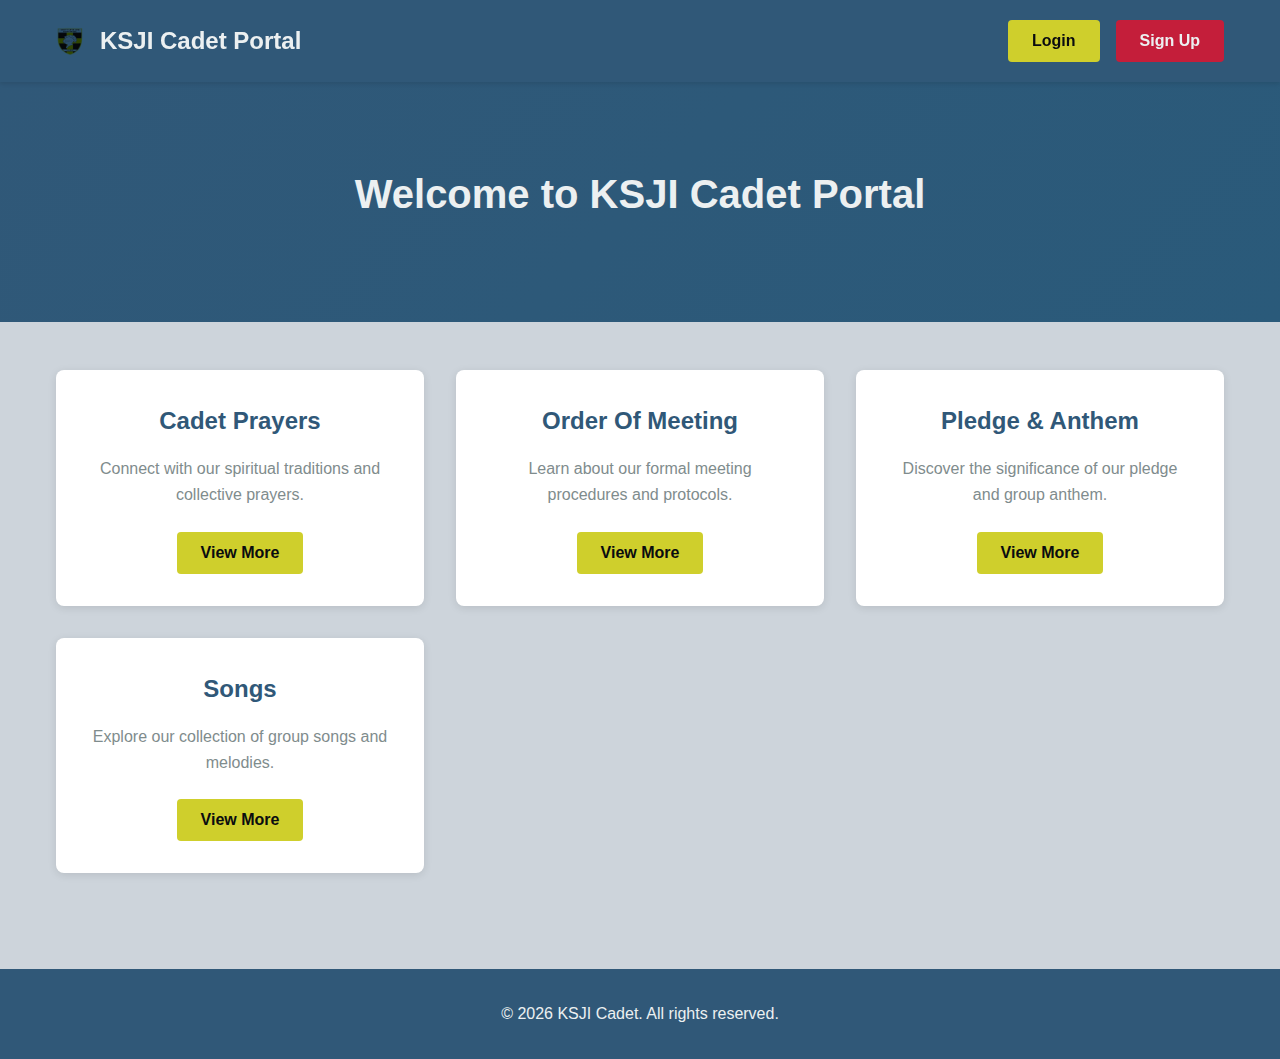
<file: index.html>
<!DOCTYPE html>
<html lang="en">
<head>
    <meta charset="UTF-8">
    <meta name="viewport" content="width=device-width, initial-scale=1.0">
    <title>KSJi Cadet Portal - Home</title>
    <link rel="stylesheet" href="css/style.css">
</head>
<body>
    <nav class="navbar">
        <div class="navbar-container">
            <div class="logo-section">
                <img src="images/logo.png" alt="KSJi Logo" class="logo">
                <span class="site-name">KSJI Cadet Portal</span>
            </div>
            <div class="nav-buttons">
                <button class="btn btn-secondary" id="loginBtn">Login</button>
                <button class="btn btn-primary" id="signupBtn">Sign Up</button>
            </div>
        </div>
    </nav>

    <main>
        <section class="hero">
            <div class="hero-content">
                <h1>Welcome to KSJI Cadet Portal</h1>
                <!-- <p class="motto">"Excellence in Character and Service"</p> -->
            </div>
        </section>

        <section class="content-sections">
            <div class="section-card">
                <h2>Cadet Prayers</h2>
                <p>Connect with our spiritual traditions and collective prayers.</p>
                <button class="btn btn-secondary" onclick="window.location.href='prayers.html'">View More</button>
            </div>

            <div class="section-card">
                <h2>Order Of Meeting</h2>
                <p>Learn about our formal meeting procedures and protocols.</p>
                <button class="btn btn-secondary" onclick="window.location.href='meeting.html'">View More</button>
            </div>

            <div class="section-card">
                <h2>Pledge & Anthem</h2>
                <p>Discover the significance of our pledge and group anthem.</p>
                <button class="btn btn-secondary" onclick="window.location.href='pledge.html'">View More</button>
            </div>

            <div class="section-card">
                <h2>Songs</h2>
                <p>Explore our collection of group songs and melodies.</p>
                <button class="btn btn-secondary" onclick="window.location.href='songs.html'">View More</button>
            </div>
        </section>
    </main>

    <footer class="footer">
        <div class="footer-content">
            <p>&copy; <span id="year"></span> KSJI Cadet. All rights reserved.</p>
            <script>
                document.getElementById('year').textContent = new Date().getFullYear();
            </script>
        </div>
    </footer>

    <div id="loginModal" class="modal">
        <div class="modal-content">
            <span class="close" onclick="closeLoginModal()">&times;</span>
            <h2>Login</h2>
            <form id="loginForm">
                <input type="email" placeholder="Email or ID" required>
                <input type="password" placeholder="Password" required>
                <button type="submit" class="btn btn-primary">Login</button>
                <p class="modal-text">Don't have an account? <a href="signup.html">Sign up here</a></p>
            

            </form>
        </div>
    </div>

    <script src="js/main.js"></script>
    <script src="js/auth.js"></script>
</body>
</html>
</file>
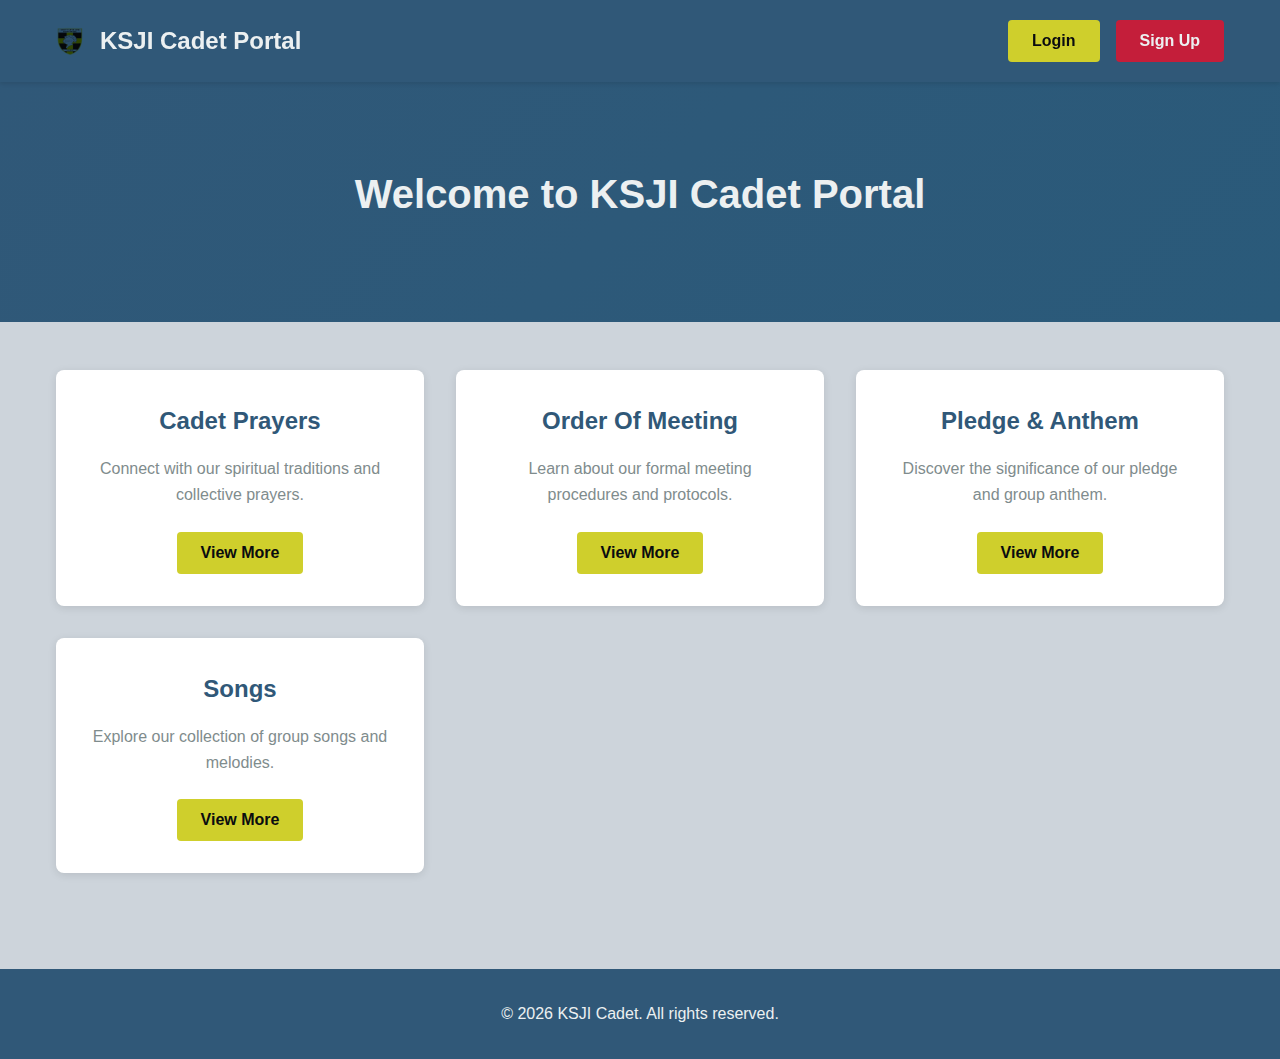
<file: admin.html>
<!DOCTYPE html>
<html lang="en">
<head>
    <meta charset="UTF-8">
    <meta name="viewport" content="width=device-width, initial-scale=1.0">
    <title>Admin Dashboard - KSJI Cadet Portal</title>
    <link rel="stylesheet" href="css/style.css">
    <!-- Admin-only inline CSS (light / "kinda white" palette) -->
    <style>
        /* Light admin palette (unchanged) */
        :root {
            --admin-bg-1: linear-gradient(180deg, #ffffff 0%, #f7f9fb 100%);
            --admin-card: #ffffff;
            --admin-accent: #94e646;
            --admin-accent-2: #6c5ce7;
            --admin-text: #0b1b2b;
            --admin-muted: #6b7280;
            --danger: #ef4444;
            --muted-border: #d2dce9;
            --soft-shadow: 0 6px 18px rgba(16,24,40,0.06);
        }

        /* Dark mode variables */
        .dark-mode {
            --admin-bg-1: linear-gradient(180deg, #1a1a1a 0%, #2d2d2d 100%);
            --admin-card: #2d3748;
            --admin-accent: #94e646;
            --admin-accent-2: #6c5ce7;
            --admin-text: #f7fafc;
            --admin-muted: #a0aec0;
            --danger: #fc8181;
            --muted-border: #4a5568;
            --soft-shadow: 0 6px 18px rgba(0,0,0,0.2);
        }

        /* Prevent any horizontal overflow from breaking header/footer */
        html, body { 
            box-sizing: border-box; 
            overflow-x: hidden; 
            margin: 0;
            padding: 0;
        }

        /* Page background */
        body {
            background: var(--admin-bg-1);
            color: var(--admin-text);
            font-family: Inter, system-ui, -apple-system, "Segoe UI", Roboto, "Helvetica Neue", Arial;
            transition: background-color 220ms ease, color 220ms ease;
            -webkit-font-smoothing:antialiased;
            -moz-osx-font-smoothing:grayscale;
            min-height: 100vh;
            display: flex;
            flex-direction: column;
        }

        /* Navbar (light) - responsive */
        .navbar {
            background: var(--admin-card);
            border-bottom: 1px solid var(--muted-border);
            box-shadow: var(--soft-shadow);
            padding: 0.6rem 1rem;
            width: 100%;
            position: relative;
            z-index: 50;
        }

        .navbar-container {
            max-width: 1120px;
            margin: 0 auto;
            padding: 0 1rem;
            display: flex;
            align-items: center;
            justify-content: space-between;
            gap: 1rem;
            flex-wrap: wrap;
            width: 100%;
            box-sizing: border-box;
        }

        /* ensure images can't overflow the header */
        .logo, .logo img { 
            max-width: 100%; 
            height: auto; 
            display: block; 
        }

        .logo-section {
            display:flex;
            align-items:center;
            gap:0.75rem;
            min-width: 0;
            flex: 1 1 auto;
            align-self: center;
        }

        /* limit logo and allow site-name to shrink */
        .logo {
            height: 40px;
            width: auto;
            max-width: 160px;
            flex: 0 0 auto;
        }

        .site-name {
            color: var(--admin-text);
            font-weight: 700;
            letter-spacing: 0.2px;
            font-size: 1.05rem;
            white-space: nowrap;
            overflow: hidden;
            text-overflow: ellipsis;
            flex: 1 1 auto;
            min-width: 0; /* allows truncation instead of overflow */
        }

        /* menu toggle (mobile) */
        .menu-toggle {
            display: none;
            background: transparent;
            border: none;
            font-size: 1.25rem;
            cursor: pointer;
            padding: 0.35rem;
            margin-left: 0.25rem;
            color: var(--admin-text);
        }

        .nav-buttons {
            display:flex;
            gap:0.6rem;
            align-items:center;
            flex: 0 0 auto;
            justify-content: flex-end;
        }

        .nav-buttons .btn {
            padding: 0.45rem 0.9rem;
            font-size: 0.95rem;
            white-space: nowrap;
        }

        /* Main content area */
        main {
            flex: 1;
            width: 100%;
        }

        /* Dashboard container */
        .dashboard-container {
            max-width: 1120px;
            margin: 1.6rem auto;
            padding: 1.4rem;
            gap: 1rem;
            box-sizing: border-box;
            width: 100%;
        }

        .dashboard-header h1 {
            margin: 0 0 0.2rem 0;
            color: var(--admin-text);
            font-size: 1.6rem;
        }
        .dashboard-header p {
            margin: 0 0 1rem 0;
            color: var(--admin-muted);
        }

        /* Cards (light) */
        .dashboard-card {
            background: var(--admin-card);
            border: 1px solid var(--muted-border);
            padding: 1.2rem;
            border-radius: 10px;
            margin-bottom: 1rem;
            box-shadow: var(--soft-shadow);
        }
        .dashboard-card.full-width { width: 100%; }

        /* Stats */
        .admin-stats {
            display: flex;
            gap: 1rem;
            margin: 0.6rem 0 1rem;
            flex-wrap: wrap;
        }
        .stat-card {
            flex: 1 1 180px;
            padding: 0.8rem;
            border-radius: 8px;
            background: var(--admin-card);
            border: 1px solid var(--muted-border);
            text-align: center;
        }
        .stat-number {
            font-size: 1.4rem;
            color: var(--admin-accent);
            margin: 0.4rem 0 0;
            font-weight: 700;
        }

        /* Table */
        .table-container {
            overflow: auto;
            width: 100%;
        }
        .members-table {
            width: 100%;
            border-collapse: collapse;
            min-width: 720px;
            color: var(--admin-text);
            background: transparent;
        }
        .members-table thead th {
            text-align: left;
            padding: 0.8rem 0.6rem;
            font-size: 0.9rem;
            color: var(--admin-text);
            border-bottom: 1px solid var(--muted-border);
            background: transparent;
        }
        .members-table tbody td {
            padding: 0.85rem 0.6rem;
            border-bottom: 1px solid var(--muted-border);
            vertical-align: middle;
            font-size: 0.95rem;
        }
        .members-table tbody tr:hover {
            background: rgba(11,110,246,0.04);
        }

        /* Buttons (light) */
        .btn {
            border: 1px solid var(--muted-border);
            background: var(--admin-card);
            color: var(--admin-text);
            padding: 0.45rem 0.8rem;
            border-radius: 8px;
            cursor: pointer;
            transition: transform 140ms ease, background 140ms ease, box-shadow 140ms ease;
            font-family: inherit;
            font-size: 0.9rem;
        }
        .btn:hover { 
            transform: translateY(-2px); 
            background: var(--admin-accent); 
            color: var(--admin-text);
            box-shadow: 0 6px 14px rgba(11,22,33,0.04); 
        }
        .btn-primary {
            background: var(--admin-text);
            border: none;
            color: var(--admin-card);
            font-weight: 700;
        }
        .btn-danger {
            background: linear-gradient(180deg, #ff8a8a, var(--danger));
            border: none;
            color: #fff;
        }
        .btn-secondary {
            background: var(--admin-card);
            border: 1px solid var(--muted-border);
            color: var(--admin-text);
        }
        .adminexit{
            box-shadow: 0 4px 8px -2px rgba(0,0,0,0.2);
            background: linear-gradient(180deg, #ff8a8a, var(--danger));
            color: white;
        }
        .exportdues{
            box-shadow: 0 4px 8px -2px rgba(0,0,0,0.2);
        }

        /* Form controls (light) */
        .search-box, select, input[type="text"] {
            background: var(--admin-card);
            border: 1px solid var(--muted-border);
            color: var(--admin-text);
            padding: 0.5rem 0.6rem;
            border-radius: 8px;
            min-width: 220px;
            box-shadow: 0 3px 8px rgba(16,24,40,0.02) inset;
            font-family: inherit;
            font-size: 0.9rem;
        }

        /* Admin controls */
        .admin-controls {
            margin-bottom: 1rem;
        }

        .search-section {
            display: flex;
            gap: 0.5rem;
            flex-wrap: wrap;
            align-items: center;
        }

        /* Small utilities */
        .actions-container { 
            display:flex; 
            gap:0.6rem; 
            flex-wrap:wrap; 
        }
        .dues-marking-section { 
            display:flex; 
            gap:0.6rem; 
            align-items:center; 
            flex-wrap:wrap; 
        }
        .form-group { 
            display: flex;
            flex-direction: column;
        }
        .form-group label { 
            display:block; 
            font-size:0.85rem; 
            color:var(--admin-muted); 
            margin-bottom:0.25rem; 
        }

        /* Footer responsive */
        .footer {
            margin-top: 2rem;
            padding: 1rem;
            color: var(--admin-muted);
            border-top: 1px solid var(--muted-border);
            background: var(--admin-card);
            width: 100%;
            box-sizing: border-box;
            text-align: center;
        }

        .footer-content {
            max-width: 1120px;
            margin: 0 auto;
            display:flex;
            align-items:center;
            text-align: center;
            justify-content:space-between;
            gap:1rem;
            padding: 0 0.25rem;
            box-sizing: border-box;
            place-content: center;  
            flex-wrap: wrap;
        }

        .footer-content p { 
            margin: 0;
        }

        /* Responsive specifics */
        @media (max-width: 768px) {
            .menu-toggle { 
                display: inline-block; 
            }

            /* Make logo row full width and push nav buttons below when collapsed */
            .logo-section {
                width: 100%;
                justify-content: space-between;
            }

            /* nav buttons collapse below the logo row and expand full width when opened */
            .nav-buttons {
                width: 100%;
                display: none; /* hidden by default on mobile */
                justify-content: center;
                margin-top: 0.6rem;
                gap: 0.5rem;
                padding-bottom: 0.4rem;
                box-sizing: border-box;
            }

            .nav-buttons.open {
                display: flex;
                flex-wrap: wrap;
            }

            /* Dashboard adjustments */
            .dashboard-container {
                padding: 1rem;
                margin: 1rem auto;
            }

            .dashboard-header h1 {
                font-size: 1.4rem;
            }

            /* Form controls */
            .search-box, select, input[type="text"] {
                min-width: 0;
                width: 100%;
            }

            .search-section {
                flex-direction: column;
                align-items: stretch;
            }

            /* Stats cards */
            .admin-stats { 
                flex-direction: column; 
            }
            .stat-card { 
                width: 100%; 
            }

            /* Table adjustments */
            .members-table { 
                min-width: 0; 
                font-size: 0.85rem;
            }
            
            .members-table thead th,
            .members-table tbody td {
                padding: 0.6rem 0.4rem;
            }

            /* Dues marking section */
            .dues-marking-section {
                flex-direction: column;
                align-items: stretch;
            }

            /* Footer adjustments */
            .footer {
                padding: 0.9rem;
            }
            .footer-content {
                flex-direction: column;
                align-items: center;
                gap: 0.4rem;
                text-align: center;
            }

            /* Button adjustments */
            .btn {
                width: 100%;
                text-align: center;
            }

            .actions-container {
                flex-direction: column;
            }
        }

        /* Medium screens */
        @media (min-width: 769px) and (max-width: 1024px) {
            .dashboard-container {
                padding: 1.2rem;
            }
            
            .members-table {
                min-width: 600px;
            }
        }
    </style>
</head>
<body>
    <nav class="navbar">
        <div class="navbar-container">
            <div class="logo-section">
                <a href="index.html" style="text-decoration: none; display: flex; align-items: center; gap: 1rem; min-width:0;">
                    <img src="images/logo.png" alt="KSJi Logo" class="logo">
                    <span class="site-name">KSJI Cadet Portal</span>
                </a>

                <!-- mobile menu toggle -->
                <button class="menu-toggle" aria-label="Toggle menu" onclick="toggleMenu()">☰</button>
            </div>

            <div class="nav-buttons" id="navButtons">
                <button class="btn btn-secondary adminexit" onclick="handleLogout()">Exit Admin</button>
            </div>
        </div>
    </nav>

    <main class="dashboard-container">
        <div class="dashboard-header">
            <h1>Admin Dashboard</h1>
            <p id="adminWelcome">Manage members and track dues payments</p>
        </div>

        <!-- Added dedicated section for marking dues payments with clear UX -->
        <div class="dashboard-card">
            <h3>Mark Dues as Paid</h3>
            <div class="dues-marking-section">
                <div class="form-group">
                    <label for="duesMemberSelect">Select Member:</label>
                    <select id="duesMemberSelect" class="search-box">
                        <option value="">Choose a member...</option>
                    </select>
                </div>
                <div class="form-group">
                    <label for="duesMonthSelect">Select Month:</label>
                    <select id="duesMonthSelect" class="search-box">
                        <option value="">Choose a month...</option>
                        <option value="1-2025">January 2025</option>
                        <option value="2-2025">February 2025</option>
                        <option value="3-2025">March 2025</option>
                        <option value="4-2025">April 2025</option>
                        <option value="5-2025">May 2025</option>
                        <option value="6-2025">June 2025</option>
                        <option value="7-2025">July 2025</option>
                        <option value="8-2025">August 2025</option>
                        <option value="9-2025">September 2025</option>
                        <option value="10-2025">October 2025</option>
                        <option value="11-2025">November 2025</option>
                        <option value="12-2025">December 2025</option>
                    </select>
                </div>
                <button class="btn btn-primary" onclick="markSelectedMemberPaid()">Mark as Paid</button>
            </div>
        </div>

        <div class="admin-controls">
            <div class="search-section">
                <input type="text" id="searchInput" placeholder="Search by member name or ID..." class="search-box">
                <button class="btn btn-secondary" onclick="performSearch()">Search</button>
            </div>
        </div>

        <div class="admin-stats">
            <div class="stat-card">
                <h4>Total Members</h4>
                <p id="totalMembers" class="stat-number">0</p>
            </div>
            <div class="stat-card">
                <h4>Total Dues Collected</h4>
                <p id="totalDues" class="stat-number">0</p>
            </div>
        </div>

        <div class="dashboard-card full-width">
            <h3>Member Management</h3>
            <div class="table-container">
                <table class="members-table">
                    <thead>
                        <tr>
                            <th>Name</th>
                            <th>Cadet ID</th>
                            <th>Email</th>
                            <th>Months Paid</th>
                            <th>Paid Months</th>
                            <th>Actions</th>
                        </tr>
                    </thead>
                    <tbody id="membersTableBody">
                        <tr>
                            <td colspan="6" style="text-align: center; padding: 2rem;">Loading members...</td>
                        </tr>
                    </tbody>
                </table>
            </div>
        </div>

        <div class="dashboard-card full-width">
            <h3>Quick Actions</h3>
            <div class="actions-container">
                <button class="btn btn-secondary exportdues" onclick="exportToCSV()">Export Dues Records</button>
                <button class="btn btn-secondary" onclick="toggleDarkMode()">Toggle Dark Mode</button>
            </div>
        </div>
    </main>

    <footer class="footer">
        <div class="footer-content">
            <p>&copy; <span id="year"></span> KSJI Cadet. All rights reserved.</p>
            <script>
                document.getElementById('year').textContent = new Date().getFullYear();
            </script>
        </div>
    </footer>

    <script src="js/auth.js"></script>
    <script>
        // mobile menu toggle
        function toggleMenu() {
            const nav = document.getElementById('navButtons');
            if (!nav) return;
            nav.classList.toggle('open');
        }

        let allMembers = [];

        document.addEventListener('DOMContentLoaded', function() {
            const user = getLoggedInUser();
            if (!user || !user.isAdminSession) {
                window.location.href = 'index.html';
                return;
            }

            loadMembers();
            updateStats();
            populateMemberSelect();
            
            // Add event listener for Enter key in search
            document.getElementById('searchInput').addEventListener('keypress', function(e) {
                if (e.key === 'Enter') {
                    performSearch();
                }
            });
        });

        function loadMembers(searchTerm = '') {
            const users = getUsersFromStorage();
            allMembers = users.filter(u => u.role === 'member');
            
            let filteredMembers = allMembers;
            if (searchTerm) {
                filteredMembers = allMembers.filter(m => 
                    m.name.toLowerCase().includes(searchTerm.toLowerCase()) || 
                    m.id.toLowerCase().includes(searchTerm.toLowerCase())
                );
            }

            const tableBody = document.getElementById('membersTableBody');
            if (filteredMembers.length === 0) {
                tableBody.innerHTML = '<tr><td colspan="6" style="text-align: center; padding: 2rem;">No members found</td></tr>';
                return;
            }

            tableBody.innerHTML = '';
            filteredMembers.forEach(member => {
                const row = document.createElement('tr');
                const paidMonths = member.duesPaid && member.duesPaid.length > 0 
                    ? member.duesPaid.map(m => m.split('-')[0]).join(', ')
                    : 'None';
                
                row.innerHTML = `
                    <td>${member.name}</td>
                    <td>${member.id}</td>
                    <td>${member.email}</td>
                    <td>${member.duesPaid ? member.duesPaid.length : 0}</td>
                    <td style="font-size: 0.9rem; color: var(--admin-muted);">Month(s): ${paidMonths}</td>
                    <td>
                        <button class="btn btn-danger" onclick="deleteMember('${member.id}')">Delete</button>
                    </td>
                `;
                tableBody.appendChild(row);
            });
        }

        function performSearch() {
            const searchTerm = document.getElementById('searchInput').value;
            loadMembers(searchTerm);
        }

        function deleteMember(memberId) {
            if (confirm('Are you sure you want to delete this member? This action cannot be undone.')) {
                const users = getUsersFromStorage();
                const filteredUsers = users.filter(u => u.id !== memberId);
                saveUsersToStorage(filteredUsers);
                loadMembers();
                updateStats();
                populateMemberSelect();
            }
        }

        function updateStats() {
            const users = getUsersFromStorage();
            const members = users.filter(u => u.role === 'member');
            const totalDuesPayments = members.reduce((sum, m) => sum + (m.duesPaid ? m.duesPaid.length : 0), 0);

            document.getElementById('totalMembers').textContent = members.length;
            document.getElementById('totalDues').textContent = totalDuesPayments + ' months';
        }

        function exportToCSV() {
            const users = getUsersFromStorage();
            const members = users.filter(u => u.role === 'member');

            let csvContent = 'data:text/csv;charset=utf-8,';
            csvContent += 'Name,Cadet ID,Email,Months Paid,Paid Months\n';

            members.forEach(member => {
                const paidMonths = member.duesPaid && member.duesPaid.length > 0 
                    ? member.duesPaid.join('; ')
                    : 'None';
                csvContent += `"${member.name}","${member.id}","${member.email}",${member.duesPaid ? member.duesPaid.length : 0},"${paidMonths}"\n`;
            });

            const encodedUri = encodeURI(csvContent);
            const link = document.createElement('a');
            link.setAttribute('href', encodedUri);
            link.setAttribute('download', `ksji_dues_records_${new Date().toISOString().split('T')[0]}.csv`);
            document.body.appendChild(link);
            link.click();
            document.body.removeChild(link);
        }

        function toggleDarkMode() {
            document.body.classList.toggle('dark-mode');
            localStorage.setItem('darkMode', document.body.classList.contains('dark-mode'));
        }

        function handleLogout() {
            logoutUser();
        }

        // Load dark mode preference
        if (localStorage.getItem('darkMode') === 'true') {
            document.body.classList.add('dark-mode');
        }

        function populateMemberSelect() {
            const users = getUsersFromStorage();
            const members = users.filter(u => u.role === 'member');
            const memberSelect = document.getElementById('duesMemberSelect');
            
            memberSelect.innerHTML = '<option value="">Choose a member...</option>';
            members.forEach(member => {
                const option = document.createElement('option');
                option.value = member.id;
                option.textContent = `${member.name} (${member.id})`;
                memberSelect.appendChild(option);
            });
        }

        function markSelectedMemberPaid() {
            const memberId = document.getElementById('duesMemberSelect').value;
            const selectedMonth = document.getElementById('duesMonthSelect').value;
            
            console.log('[v0] Mark Paid clicked - Member:', memberId, 'Month:', selectedMonth);
            
            if (!memberId) {
                alert('Please select a member');
                return;
            }
            
            if (!selectedMonth) {
                alert('Please select a month');
                return;
            }

            const result = updateMemberDuesPaid(memberId, selectedMonth);
            console.log('[v0] Update result:', result);
            
            if (result.success) {
                const memberName = result.user.name;
                const monthName = document.querySelector(`option[value="${selectedMonth}"]`).textContent;
                alert(`✓ Dues marked as paid for ${memberName} - ${monthName}`);
                loadMembers();
                updateStats();
                populateMemberSelect();
                document.getElementById('duesMemberSelect').value = '';
                document.getElementById('duesMonthSelect').value = '';
            } else {
                alert('Error: ' + result.message);
            }
        }
    </script>
</body>
</html>
</file>
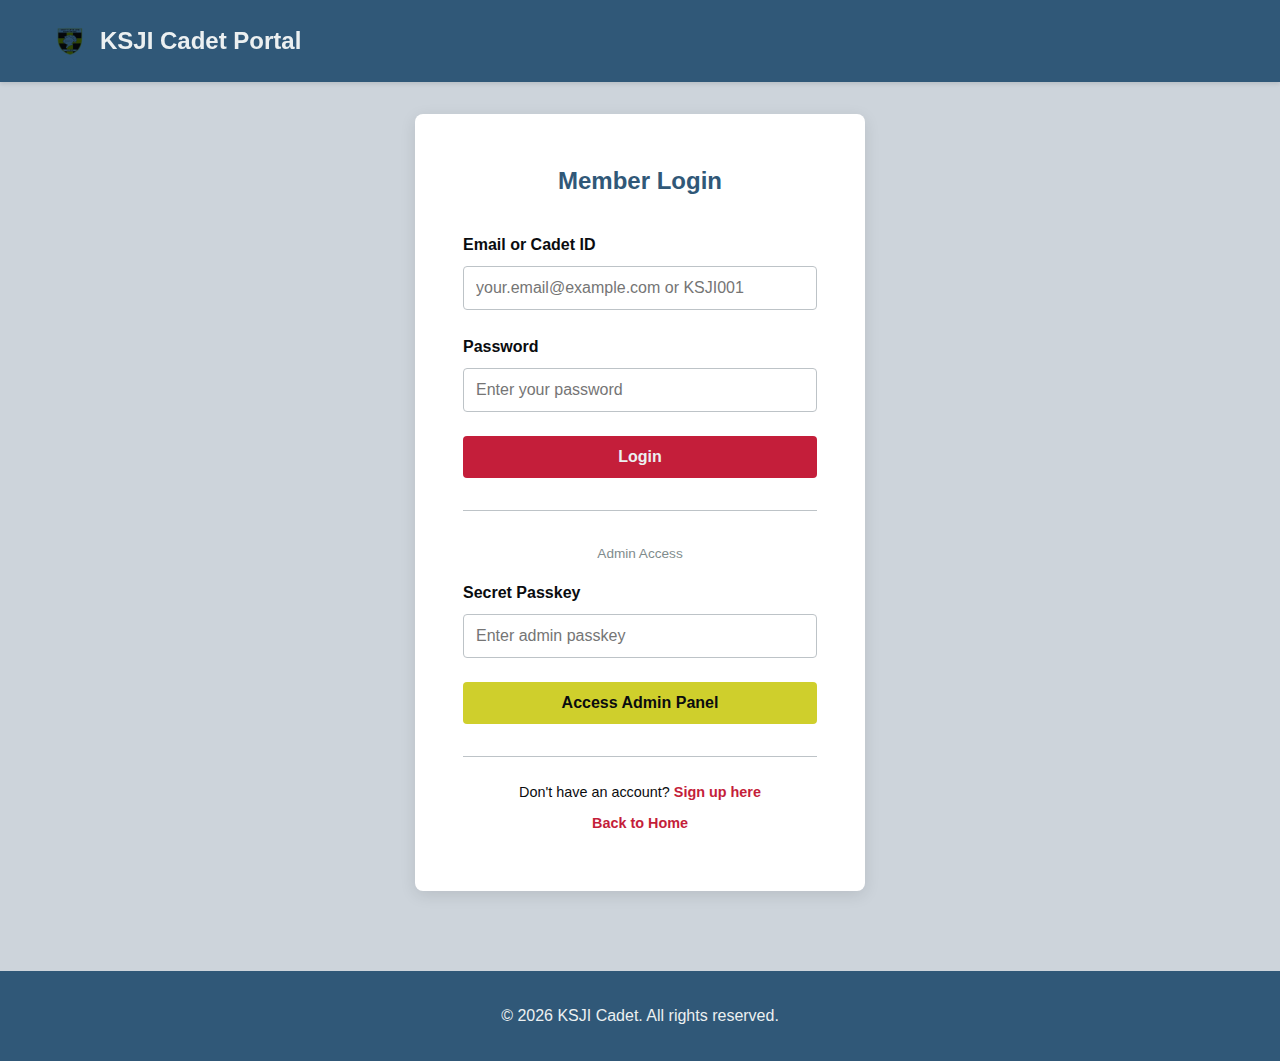
<file: dashboard.html>
<!DOCTYPE html>
<html lang="en">
<head>
    <meta charset="UTF-8">
    <meta name="viewport" content="width=device-width, initial-scale=1.0">
    <title>Member Dashboard - KSJI Cadet Portal</title>
    <link rel="stylesheet" href="css/style.css">
</head>
<body>
    <nav class="navbar">
        <div class="navbar-container">
            <div class="logo-section">
                <a href="index.html" style="text-decoration: none; display: flex; align-items: center; gap: 1rem;">
                    <img src="images/logo.png" alt="KSJi Logo" class="logo">
                    <span class="site-name">KSJI Cadet Portal</span>
                </a>
            </div>
            <div class="nav-buttons">
                <button class="btn btn-secondary" onclick="handleLogout()">Logout</button>
            </div>
        </div>
    </nav>

    <main class="dashboard-container">
        <div class="dashboard-header">
            <h1>Dashboard</h1>
            <p id="welcomeMessage">Welcome, Member!</p>
        </div>

        <div class="dashboard-grid">
            <div class="dashboard-card">
                <h3>Member Information</h3>
                <div class="info-block">
                    <p><strong>Name:</strong> <span id="memberName">Loading...</span></p>
                    <p><strong>Cadet ID:</strong> <span id="memberId">Loading...</span></p>
                    <p><strong>Email:</strong> <span id="memberEmail">Loading...</span></p>
                </div>
            </div>

            <div class="dashboard-card">
                <h3>Dues Status</h3>
                <div class="info-block">
                    <p><strong>Months Paid:</strong> <span id="duesPaid">0</span></p>
                    <p class="info-text">Current membership status is up to date based on payments recorded.</p>
                </div>
            </div>
        </div>

        <!-- Added monthly dues tracker showing which specific months were paid -->
        <div class="dashboard-card full-width">
            <h3>Monthly Dues Tracker</h3>
            <div id="monthlyTracker" style="display: flex; flex-wrap: wrap; gap: 0.5rem; margin-bottom: 1rem;">
                <!-- Months will be populated here -->
            </div>
            <p style="color: #7f8c8d; font-size: 0.9rem;">
                <span style="display: inline-block; width: 16px; height: 16px; background-color: var(--secondary-color); border-radius: 3px; margin-right: 0.5rem; vertical-align: middle;"></span>
                Paid &nbsp;&nbsp;
                <span style="display: inline-block; width: 16px; height: 16px; background-color: #e8e8e8; border: 1px solid #ccc; border-radius: 3px; margin-right: 0.5rem; vertical-align: middle;"></span>
                Unpaid
            </p>
        </div>

        <div class="dashboard-card full-width">
            <h3>Quick Actions</h3>
            <div class="actions-container">
                <button class="btn btn-secondary" onclick="goToPage('prayers.html')">View Prayers</button>
                <button class="btn btn-secondary" onclick="goToPage('meeting.html')">View Meeting Rites</button>
                <button class="btn btn-secondary" onclick="goToPage('songs.html')">View Songs</button>
                <button class="btn btn-secondary" onclick="handleUpdateProfile()">Update Profile</button>
            </div>
        </div>
    </main>

    <footer class="footer">
        <div class="footer-content">
            <p>&copy; <span id="year"></span> KSJI Cadet. All rights reserved.</p>
            <script>
                document.getElementById('year').textContent = new Date().getFullYear();
            </script>
        </div>
    </footer>

    <div id="updateProfileModal" class="modal">
        <div class="modal-content">
            <span class="close" onclick="closeUpdateModal()">&times;</span>
            <h2>Update Profile</h2>
            <form id="updateProfileForm">
                <div class="form-group">
                    <label for="updateName">Full Name</label>
                    <input type="text" id="updateName" required>
                </div>

                <div class="form-group">
                    <label for="updateEmail">Email</label>
                    <input type="email" id="updateEmail" required>
                </div>

                <button type="submit" class="btn btn-primary" style="width: 100%;">Save Changes</button>
            </form>
        </div>
    </div>

    <script src="js/auth.js"></script>
    <script>
        document.addEventListener('DOMContentLoaded', function() {
            const user = getLoggedInUser();
            if (!user) {
                window.location.href = 'login.html';
                return;
            }

            // Populate member info
            document.getElementById('memberName').textContent = user.name;
            document.getElementById('memberId').textContent = user.id;
            document.getElementById('memberEmail').textContent = user.email;
            
            const monthsPaid = user.duesPaid ? user.duesPaid.length : 0;
            document.getElementById('duesPaid').textContent = monthsPaid;
            document.getElementById('welcomeMessage').textContent = 'Welcome Brother, ' + user.name + '!';

            renderMonthlyTracker(user);
        });

        function renderMonthlyTracker(user) {
            const months = ['Jan', 'Feb', 'Mar', 'Apr', 'May', 'Jun', 'Jul', 'Aug', 'Sep', 'Oct', 'Nov', 'Dec'];
            const currentYear = new Date().getFullYear();
            const currentMonth = new Date().getMonth();

            const trackerContainer = document.getElementById('monthlyTracker');
            trackerContainer.innerHTML = '';

            for (let i = 0; i <= currentMonth; i++) {
                const monthKey = `${i + 1}-${currentYear}`;
                const isPaid = user.duesPaid && user.duesPaid.includes(monthKey);

                const monthBtn = document.createElement('div');
                monthBtn.style.cssText = `
                    display: inline-flex;
                    align-items: center;
                    justify-content: center;
                    width: 40px;
                    height: 40px;
                    background-color: ${isPaid ? 'var(--secondary-color)' : '#e8e8e8'};
                    color: ${isPaid ? 'white' : '#666'};
                    border-radius: 4px;
                    font-weight: 600;
                    font-size: 0.75rem;
                    cursor: default;
                    border: 1px solid ${isPaid ? 'var(--secondary-color)' : '#ccc'};
                `;
                monthBtn.textContent = months[i];
                monthBtn.title = `${months[i]} ${currentYear} - ${isPaid ? 'PAID' : 'UNPAID'}`;
                trackerContainer.appendChild(monthBtn);
            }
        }

        function handleLogout() {
            logoutUser();
        }

        function handleUpdateProfile() {
            const user = getLoggedInUser();
            document.getElementById('updateName').value = user.name;
            document.getElementById('updateEmail').value = user.email;
            document.getElementById('updateProfileModal').style.display = 'block';
        }

        function closeUpdateModal() {
            document.getElementById('updateProfileModal').style.display = 'none';
        }

        function goToPage(page) {
            window.location.href = page;
        }

        document.getElementById('updateProfileForm').addEventListener('submit', function(e) {
            e.preventDefault();
            const user = getLoggedInUser();
            const users = getUsersFromStorage();
            const userIndex = users.findIndex(u => u.id === user.id);

            if (userIndex !== -1) {
                users[userIndex].name = document.getElementById('updateName').value;
                users[userIndex].email = document.getElementById('updateEmail').value;
                saveUsersToStorage(users);
                localStorage.setItem('loggedInUser', JSON.stringify(users[userIndex]));
                closeUpdateModal();
                location.reload();
            }
        });

        window.addEventListener('click', function(event) {
            const modal = document.getElementById('updateProfileModal');
            if (event.target == modal) {
                modal.style.display = 'none';
            }
        });
    </script>
</body>
</html>
</file>
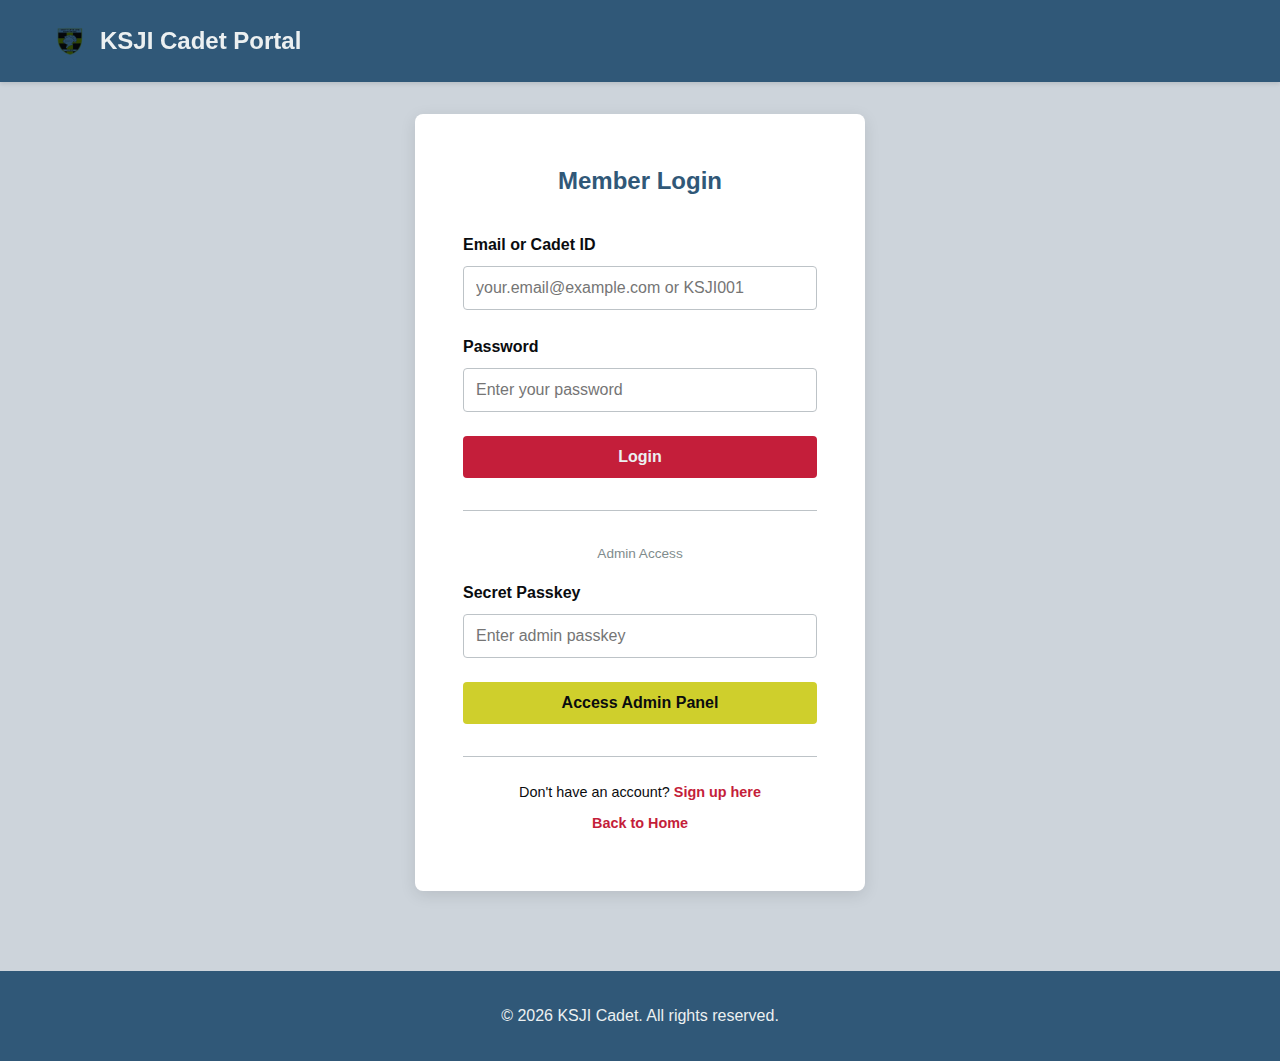
<file: login.html>
<!DOCTYPE html>
<html lang="en">
<head>
    <meta charset="UTF-8">
    <meta name="viewport" content="width=device-width, initial-scale=1.0">
    <title>Login - KSJI Cadets</title>
    <link rel="stylesheet" href="css/style.css">
</head>
<body>
    <nav class="navbar">
        <div class="navbar-container">
            <div class="logo-section">
                <a href="index.html" style="text-decoration: none; display: flex; align-items: center; gap: 1rem;">
                    <img src="images/logo.png" alt="KSJi Logo" class="logo">
                    <span class="site-name">KSJI Cadet Portal</span>
                </a>
            </div>
        </div>
    </nav>

    <main class="auth-container">
        <div class="auth-card">
            <h2>Member Login</h2>
            <form id="loginForm">
                <div class="form-group">
                    <label for="email">Email or Cadet ID</label>
                    <input type="text" id="email" name="email" placeholder="your.email@example.com or KSJI001" required>
                </div>

                <div class="form-group">
                    <label for="password">Password</label>
                    <input type="password" id="password" name="password" placeholder="Enter your password" required>
                </div>

                <button type="submit" class="btn btn-primary" style="width: 100%;">Login</button>
            </form>

            <!-- Added admin access section with secret passkey -->
            <div style="margin-top: 2rem; padding-top: 2rem; border-top: 1px solid var(--border-color);">
                <div style="text-align: center; margin-bottom: 1rem;">
                    <p style="color: #7f8c8d; font-size: 0.85rem;">Admin Access</p>
                </div>
                <div class="form-group">
                    <label for="adminPasskey">Secret Passkey</label>
                    <input type="password" id="adminPasskey" placeholder="Enter admin passkey" name="adminPasskey">
                </div>
                <button type="button" class="btn btn-secondary" onclick="handleAdminLogin()" style="width: 100%;">Access Admin Panel</button>
            </div>

            <div class="auth-footer">
                <p>Don't have an account? <a href="signup.html">Sign up here</a></p>
                <p><a href="index.html">Back to Home</a></p>
            </div>
        </div>
    </main>

    <footer class="footer">
        <div class="footer-content">
            <p>&copy; <span id="year"></span> KSJI Cadet. All rights reserved.</p>
            <script>
                document.getElementById('year').textContent = new Date().getFullYear();
            </script>
        </div>
    </footer>

    <script src="js/auth.js"></script>
    <script>
        document.getElementById('loginForm').addEventListener('submit', function(e) {
            e.preventDefault();
            const email = document.getElementById('email').value;
            const password = document.getElementById('password').value;

            const result = loginUser(email, password);
            if (result.success) {
                window.location.href = 'dashboard.html';
            } else {
                alert(result.message);
            }
        });

        function handleAdminLogin() {
            const passkey = document.getElementById('adminPasskey').value;
            
            if (!passkey) {
                alert('Please enter the admin passkey');
                return;
            }

            const result = loginAsAdmin(passkey);
            if (result.success) {
                window.location.href = 'admin.html';
            } else {
                alert(result.message);
                document.getElementById('adminPasskey').value = '';
            }
        }
    </script>
</body>
</html>
</file>
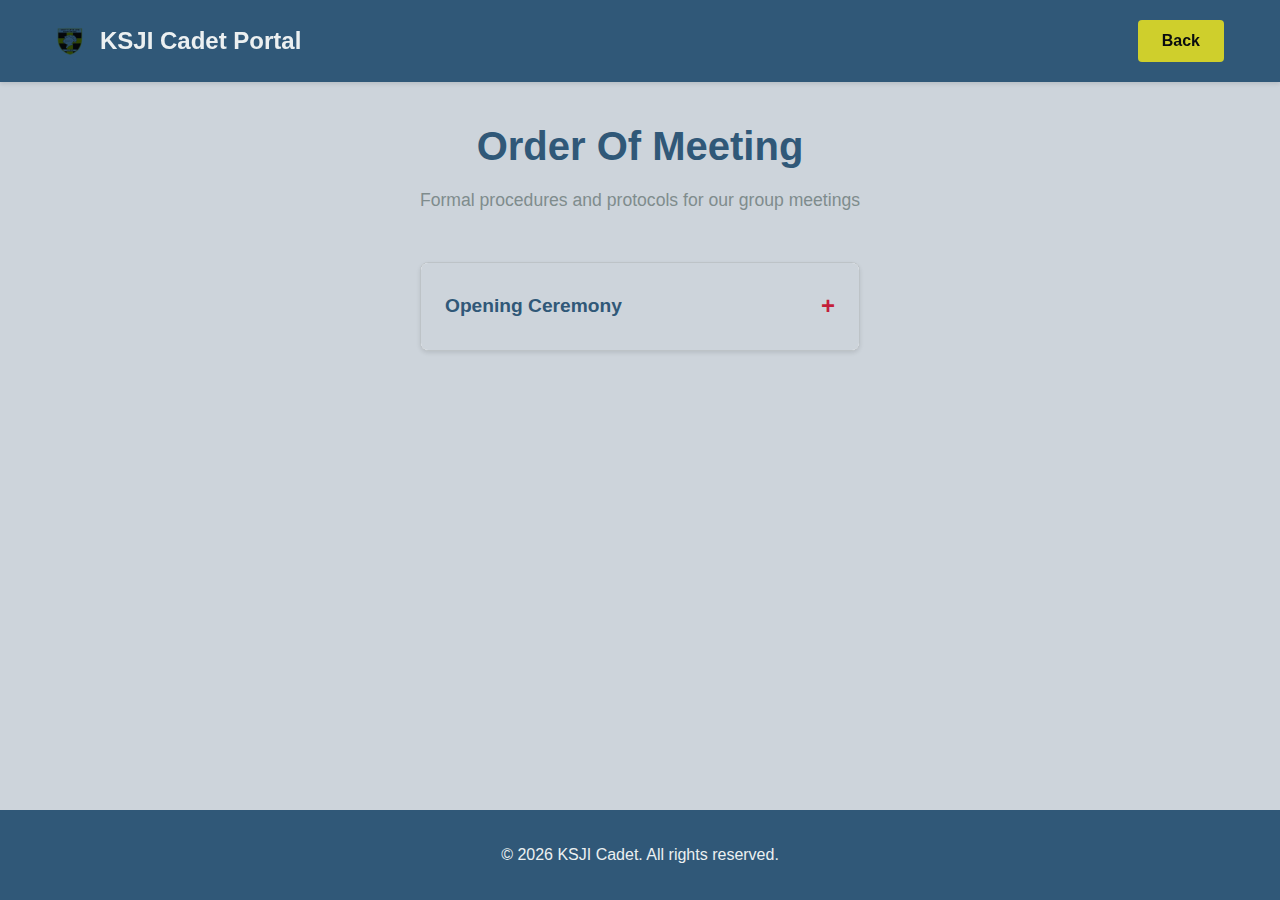
<file: meeting.html>
<!DOCTYPE html>
<html lang="en">
<head>
    <meta charset="UTF-8">
    <meta name="viewport" content="width=device-width, initial-scale=1.0">
    <title>Meeting Rites - KSJI Cadet Portal</title>
    <link rel="stylesheet" href="css/style.css">
</head>
<body>
    <nav class="navbar">
        <div class="navbar-container">
            <div class="logo-section">
                <a href="index.html" style="text-decoration: none; display: flex; align-items: center; gap: 1rem;">
                    <img src="images/logo.png" alt="KSJi Logo" class="logo">
                    <span class="site-name">KSJI Cadet Portal</span>
                </a>
            </div>
            <div class="nav-buttons">
                <button class="btn btn-secondary" onclick="window.history.back()">Back</button>
            </div>
        </div>
    </nav>

    <main class="content-container">
        <div class="content-header">
            <h1>Order Of Meeting</h1>
            <p>Formal procedures and protocols for our group meetings</p>
        </div>

        <div id="meetingContainer" class="collapsible-container">
            <!-- Meeting rites will be loaded here -->
        </div>
    </main>

    <footer class="footer">
        <div class="footer-content">
            <p>&copy; <span id="year"></span> KSJI Cadet. All rights reserved.</p>
            <script>
                document.getElementById('year').textContent = new Date().getFullYear();
            </script>
        </div>
    </footer>

    <script>
        document.addEventListener('DOMContentLoaded', function() {
            loadMeetingRites();
        });

        function loadMeetingRites() {
            fetch('data/meeting.json')
                .then(response => response.json())
                .then(data => {
                    const container = document.getElementById('meetingContainer');
                    container.innerHTML = '';
                    
                    data.rites.forEach(rite => {
                        const riteItem = document.createElement('div');
                        riteItem.className = 'collapsible-item';
                        
                        let stepsHTML = '';
                        if (rite.steps && Array.isArray(rite.steps)) {
                            stepsHTML = '<ol style="margin: 1rem 0 0 1.5rem;">';
                            rite.steps.forEach(step => {
                                stepsHTML += `<li style="margin-bottom: 0.5rem;">${step}</li>`;
                            });
                            stepsHTML += '</ol>';
                        }
                        
                        riteItem.innerHTML = `
                            <div class="collapsible-header" onclick="toggleCollapsible(this)">
                                <h3>${rite.title}</h3>
                                <span class="toggle-icon">+</span>
                            </div>
                            <div class="collapsible-content">
                                <p>${rite.description}</p>
                                ${stepsHTML}
                            </div>
                        `;
                        container.appendChild(riteItem);
                    });
                })
                .catch(error => console.error('Error loading meeting rites:', error));
        }

        function toggleCollapsible(header) {
            const item = header.parentElement;
            item.classList.toggle('active');
            
            const icon = header.querySelector('.toggle-icon');
            icon.textContent = item.classList.contains('active') ? '−' : '+';
        }
    </script>
</body>
</html>
</file>
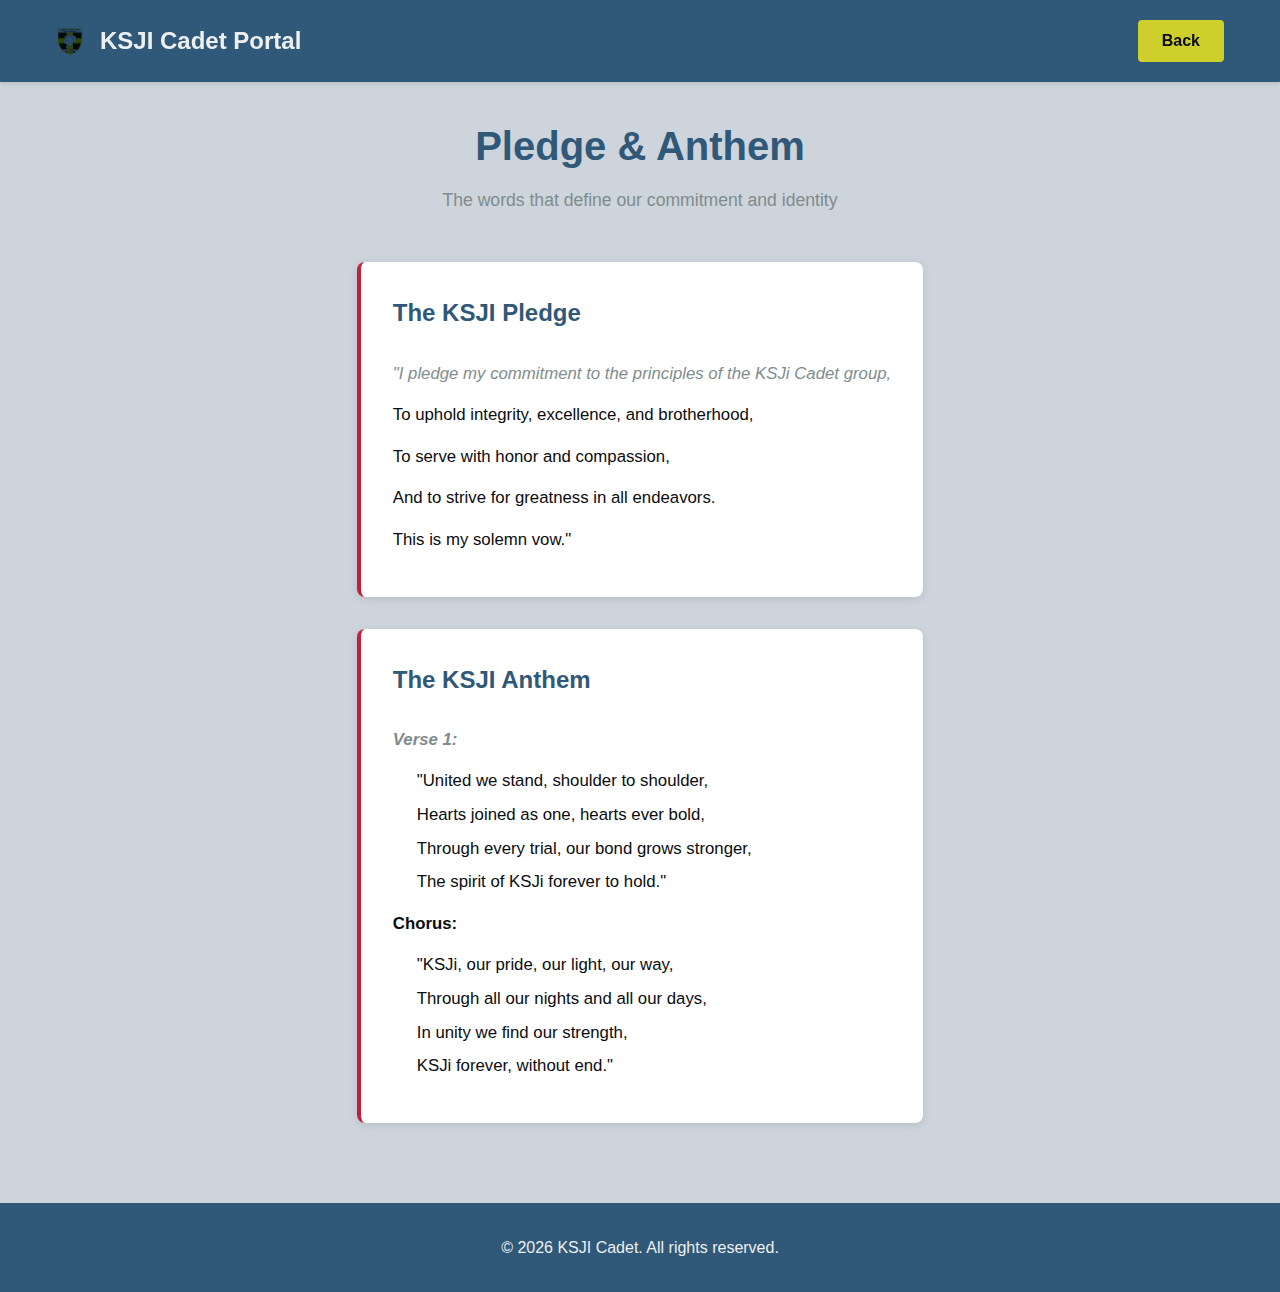
<file: pledge.html>
<!DOCTYPE html>
<html lang="en">
<head>
    <meta charset="UTF-8">
    <meta name="viewport" content="width=device-width, initial-scale=1.0">
    <title>Pledge & Anthem - KSJI Cadet Portal</title>
    <link rel="stylesheet" href="css/style.css">
</head>
<body>
    <nav class="navbar">
        <div class="navbar-container">
            <div class="logo-section">
                <a href="index.html" style="text-decoration: none; display: flex; align-items: center; gap: 1rem;">
                    <img src="images/logo.png" alt="KSJi Logo" class="logo">
                    <span class="site-name">KSJI Cadet Portal</span>
                </a>
            </div>
            <div class="nav-buttons">
                <button class="btn btn-secondary" onclick="window.history.back()">Back</button>
            </div>
        </div>
    </nav>

    <main class="content-container">
        <div class="content-header">
            <h1>Pledge & Anthem</h1>
            <p>The words that define our commitment and identity</p>
        </div>

        <div class="pledge-content">
            <div class="pledge-card">
                <h2>The KSJI Pledge</h2>
                <div class="pledge-text">
                    <p>"I pledge my commitment to the principles of the KSJi Cadet group,</p>
                    <p>To uphold integrity, excellence, and brotherhood,</p>
                    <p>To serve with honor and compassion,</p>
                    <p>And to strive for greatness in all endeavors.</p>
                    <p>This is my solemn vow."</p>
                </div>
            </div>

            <div class="pledge-card">
                <h2>The KSJI Anthem</h2>
                <div class="anthem-text">
                    <p><strong>Verse 1:</strong></p>
                    <p style="margin-left: 1.5rem;">"United we stand, shoulder to shoulder,<br/>
                    Hearts joined as one, hearts ever bold,<br/>
                    Through every trial, our bond grows stronger,<br/>
                    The spirit of KSJi forever to hold."</p>
                    
                    <p><strong>Chorus:</strong></p>
                    <p style="margin-left: 1.5rem;">"KSJi, our pride, our light, our way,<br/>
                    Through all our nights and all our days,<br/>
                    In unity we find our strength,<br/>
                    KSJi forever, without end."</p>
                </div>
            </div>
        </div>
    </main>

    <footer class="footer">
        <div class="footer-content">
            <p>&copy; <span id="year"></span> KSJI Cadet. All rights reserved.</p>
            <script>
                document.getElementById('year').textContent = new Date().getFullYear();
            </script>
        </div>
    </footer>
</body>
</html>
</file>
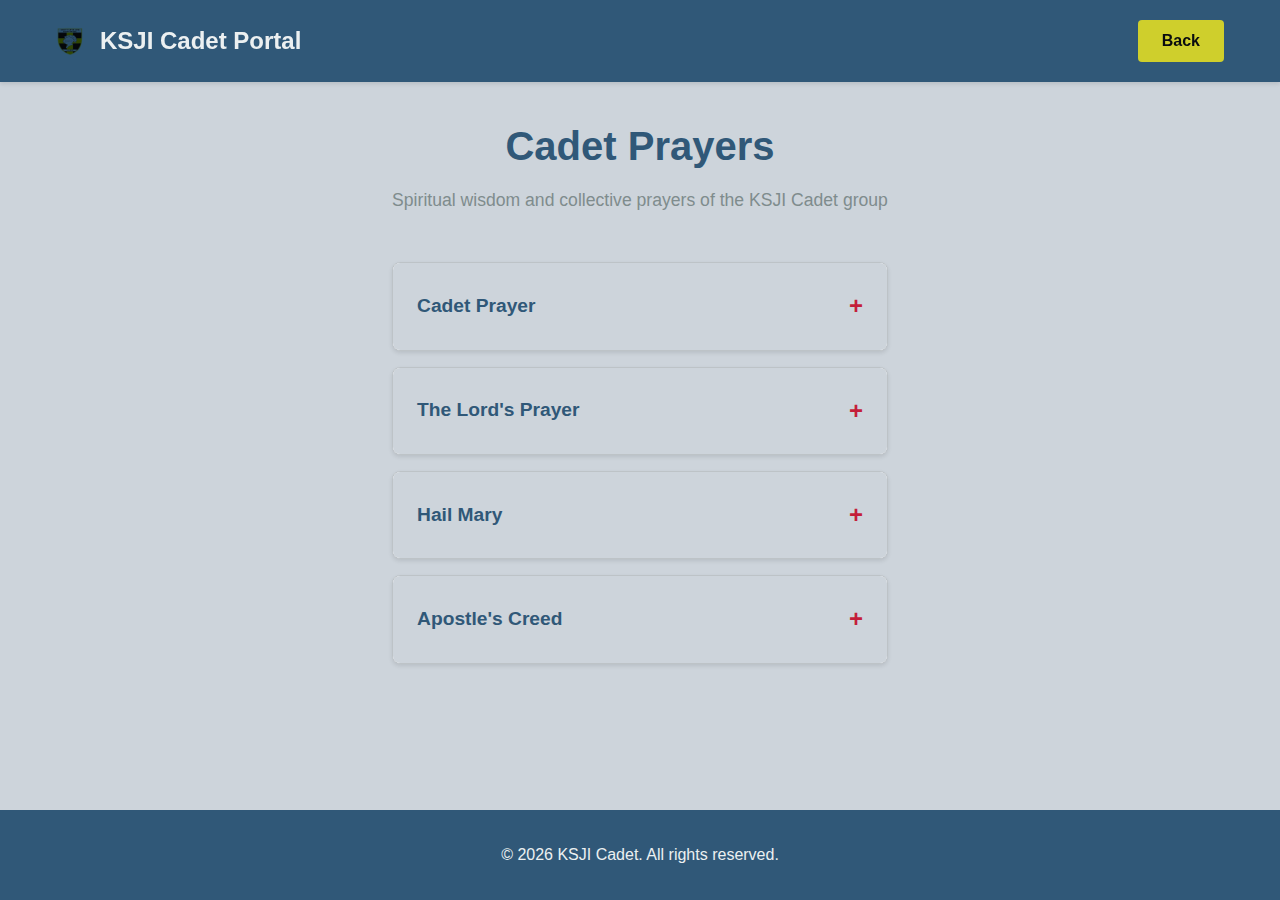
<file: prayers.html>
<!DOCTYPE html>
<html lang="en">
<head>
    <meta charset="UTF-8">
    <meta name="viewport" content="width=device-width, initial-scale=1.0">
    <title>Our Prayers - KSJI Cadet Portal</title>
    <link rel="stylesheet" href="css/style.css">
</head>
<body>
    <nav class="navbar">
        <div class="navbar-container">
            <div class="logo-section">
                <a href="index.html" style="text-decoration: none; display: flex; align-items: center; gap: 1rem;">
                    <img src="images/logo.png" alt="KSJi Logo" class="logo">
                    <span class="site-name">KSJI Cadet Portal</span>
                </a>
            </div>
            <div class="nav-buttons">
                <button class="btn btn-secondary" onclick="window.history.back()">Back</button>
            </div>
        </div>
    </nav>

    <main class="content-container">
        <div class="content-header">
            <h1>Cadet Prayers</h1>
            <p>Spiritual wisdom and collective prayers of the KSJI Cadet group</p>
        </div>

        <div id="prayersContainer" class="collapsible-container">
            <!-- Prayers will be loaded here -->
        </div>
    </main>

    <footer class="footer">
        <div class="footer-content">
            <p>&copy; <span id="year"></span> KSJI Cadet. All rights reserved.</p>
            <script>
                document.getElementById('year').textContent = new Date().getFullYear();
            </script>
        </div>
    </footer>

    <script>
        document.addEventListener('DOMContentLoaded', function() {
            loadPrayers();
        });

        function loadPrayers() {
            fetch('data/prayers.json')
                .then(response => response.json())
                .then(data => {
                    const container = document.getElementById('prayersContainer');
                    container.innerHTML = '';
                    
                    data.prayers.forEach(prayer => {
                        const prayerItem = document.createElement('div');
                        prayerItem.className = 'collapsible-item';
                        prayerItem.innerHTML = `
                            <div class="collapsible-header" onclick="toggleCollapsible(this)">
                                <h3>${prayer.title}</h3>
                                <span class="toggle-icon">+</span>
                            </div>
                            <div class="collapsible-content">
                                <p>${prayer.content}</p>
                            </div>
                        `;
                        container.appendChild(prayerItem);
                    });
                })
                .catch(error => console.error('Error loading prayers:', error));
        }

        function toggleCollapsible(header) {
            const item = header.parentElement;
            item.classList.toggle('active');
            
            const icon = header.querySelector('.toggle-icon');
            icon.textContent = item.classList.contains('active') ? '−' : '+';
        }
    </script>
</body>
</html>
</file>
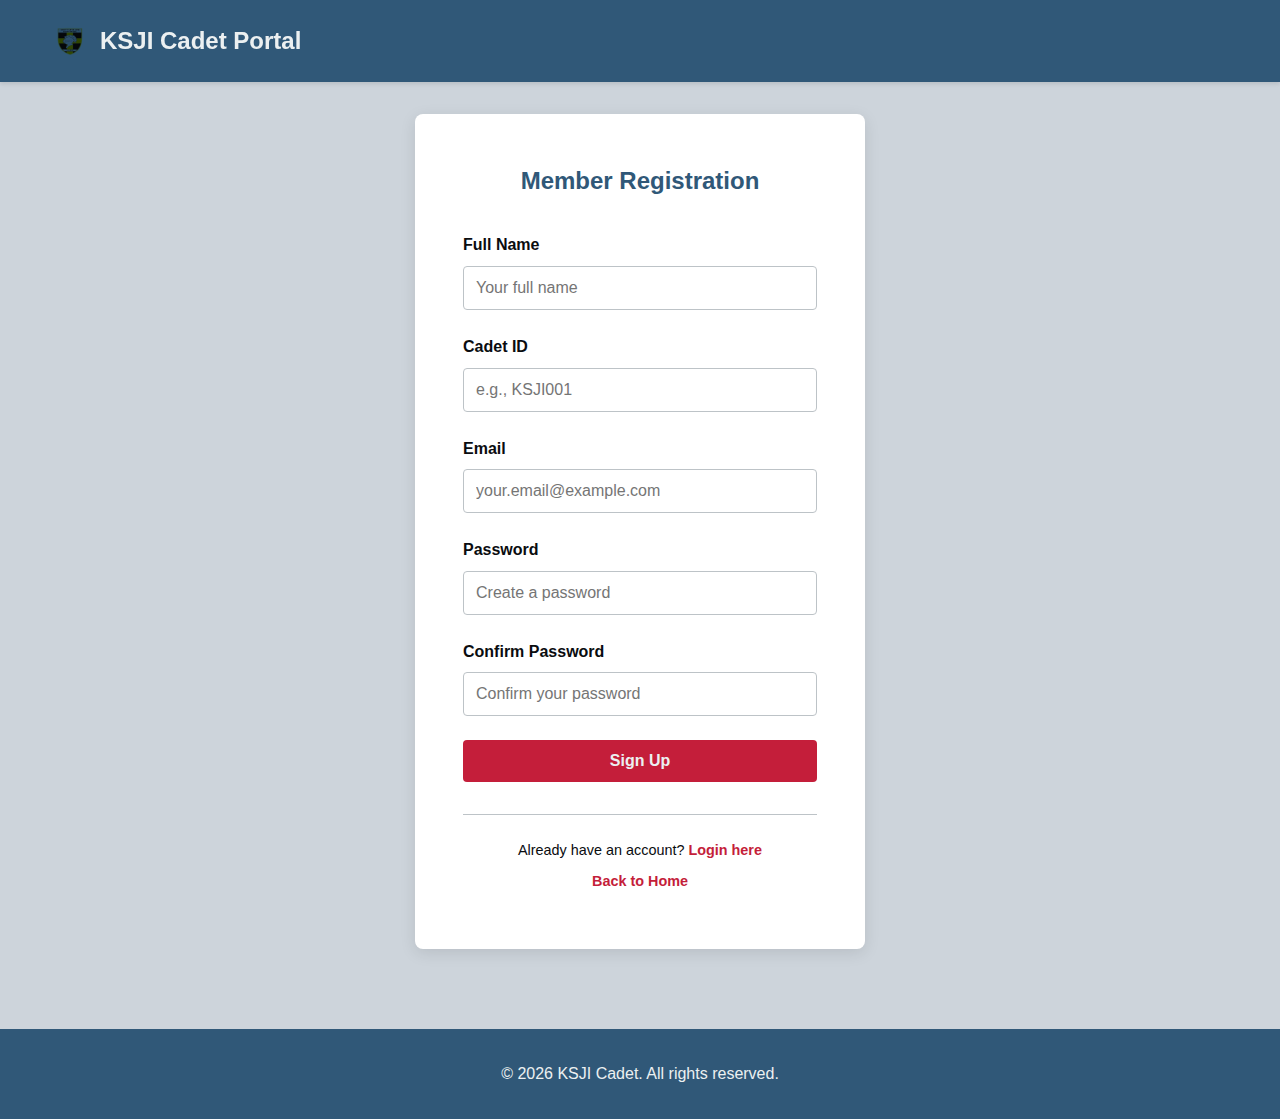
<file: signup.html>
<!DOCTYPE html>
<html lang="en">
<head>
    <meta charset="UTF-8">
    <meta name="viewport" content="width=device-width, initial-scale=1.0">
    <title>Sign Up - KSJI Cadet Portal</title>
    <link rel="stylesheet" href="css/style.css">
</head>
<body>
    <nav class="navbar">
        <div class="navbar-container">
            <div class="logo-section">
                <a href="index.html" style="text-decoration: none; display: flex; align-items: center; gap: 1rem;">
                    <img src="images/logo.png" alt="KSJi Logo" class="logo">
                    <span class="site-name">KSJI Cadet Portal</span>
                </a>
            </div>
        </div>
    </nav>

    <main class="auth-container">
        <div class="auth-card">
            <h2>Member Registration</h2>
            <form id="signupForm">
                <div class="form-group">
                    <label for="name">Full Name</label>
                    <input type="text" id="name" name="name" placeholder="Your full name" required>
                </div>

                <div class="form-group">
                    <label for="cadetId">Cadet ID</label>
                    <input type="text" id="cadetId" name="cadetId" placeholder="e.g., KSJI001" required>
                </div>

                <div class="form-group">
                    <label for="email">Email</label>
                    <input type="email" id="email" name="email" placeholder="your.email@example.com" required>
                </div>

                <div class="form-group">
                    <label for="password">Password</label>
                    <input type="password" id="password" name="password" placeholder="Create a password" required>
                </div>

                <div class="form-group">
                    <label for="confirmPassword">Confirm Password</label>
                    <input type="password" id="confirmPassword" name="confirmPassword" placeholder="Confirm your password" required>
                </div>

                <button type="submit" class="btn btn-primary" style="width: 100%;">Sign Up</button>
            </form>

            <div class="auth-footer">
                <p>Already have an account? <a href="login.html">Login here</a></p>
                <p><a href="index.html">Back to Home</a></p>
            </div>
        </div>
    </main>

    <footer class="footer">
        <div class="footer-content">
            <p>&copy; <span id="year"></span> KSJI Cadet. All rights reserved.</p>
            <script>
                document.getElementById('year').textContent = new Date().getFullYear();
            </script>
        </div>
    </footer>

    <script src="js/auth.js"></script>
    <script>
        document.getElementById('signupForm').addEventListener('submit', function(e) {
            e.preventDefault();
            const name = document.getElementById('name').value;
            const cadetId = document.getElementById('cadetId').value;
            const email = document.getElementById('email').value;
            const password = document.getElementById('password').value;
            const confirmPassword = document.getElementById('confirmPassword').value;

            if (password !== confirmPassword) {
                alert('Passwords do not match');
                return;
            }

            const result = registerUser(name, cadetId, email, password);
            if (result.success) {
                alert('Registration successful! You can now login.');
                window.location.href = 'login.html';
            } else {
                alert(result.message);
            }
        });
    </script>
</body>
</html>
</file>
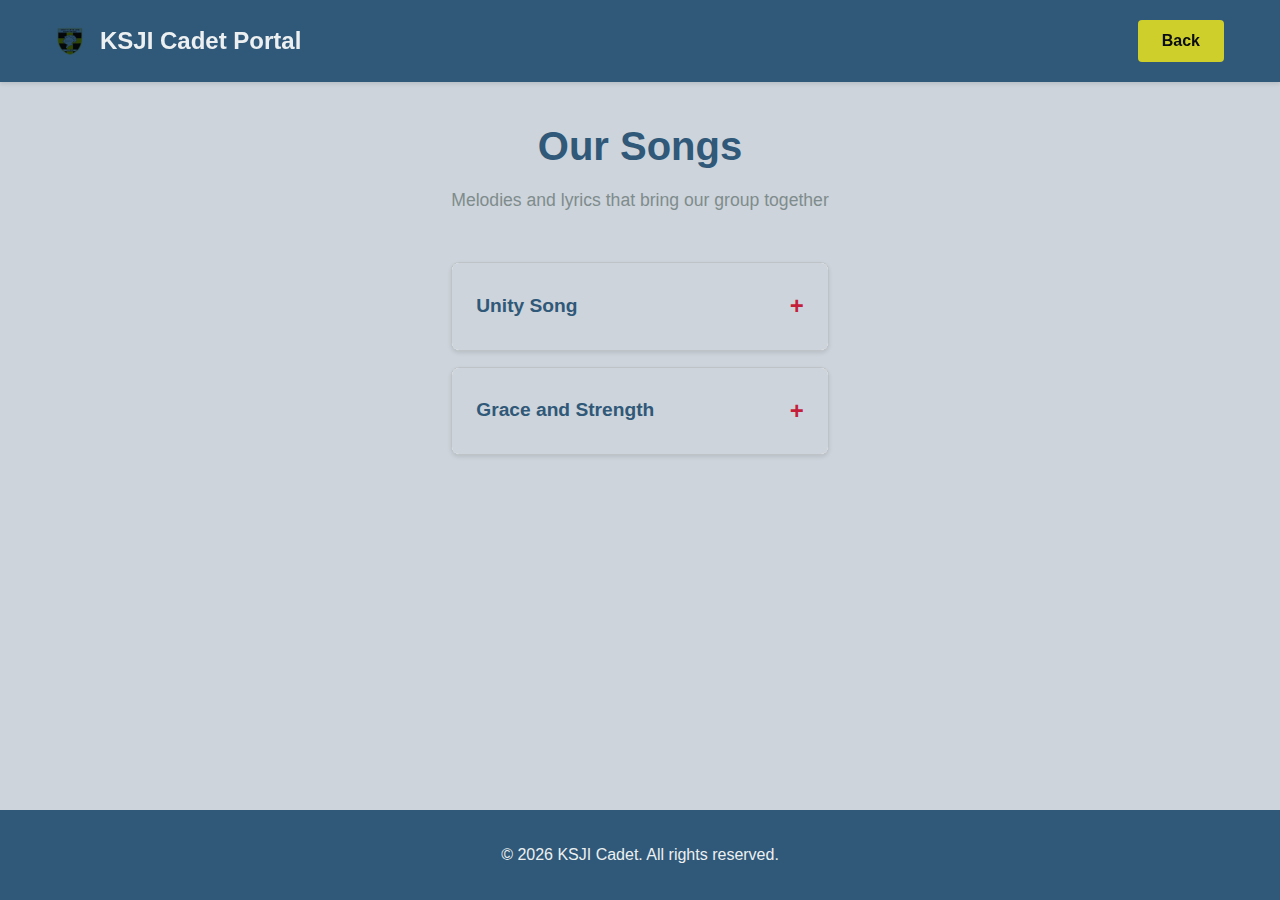
<file: songs.html>
<!DOCTYPE html>
<html lang="en">
<head>
    <meta charset="UTF-8">
    <meta name="viewport" content="width=device-width, initial-scale=1.0">
    <title>Our Songs - KSJI Cadet Portal</title>
    <link rel="stylesheet" href="css/style.css">
</head>
<body>
    <nav class="navbar">
        <div class="navbar-container">
            <div class="logo-section">
                <a href="index.html" style="text-decoration: none; display: flex; align-items: center; gap: 1rem;">
                    <img src="images/logo.png" alt="KSJi Logo" class="logo">
                    <span class="site-name">KSJI Cadet Portal</span>
                </a>
            </div>
            <div class="nav-buttons">
                <button class="btn btn-secondary" onclick="window.history.back()">Back</button>
            </div>
        </div>
    </nav>

    <main class="content-container">
        <div class="content-header">
            <h1>Our Songs</h1>
            <p>Melodies and lyrics that bring our group together</p>
        </div>

        <div id="songsContainer" class="collapsible-container">
            <!-- Songs will be loaded here -->
        </div>
    </main>

    <footer class="footer">
        <div class="footer-content">
            <p>&copy; <span id="year"></span> KSJI Cadet. All rights reserved.</p>
            <script>
                document.getElementById('year').textContent = new Date().getFullYear();
            </script>
        </div>
    </footer>

    <script>
        document.addEventListener('DOMContentLoaded', function() {
            loadSongs();
        });

        function loadSongs() {
            fetch('data/songs.json')
                .then(response => response.json())
                .then(data => {
                    const container = document.getElementById('songsContainer');
                    container.innerHTML = '';
                    
                    data.songs.forEach(song => {
                        const songItem = document.createElement('div');
                        songItem.className = 'collapsible-item';
                        songItem.innerHTML = `
                            <div class="collapsible-header" onclick="toggleCollapsible(this)">
                                <h3>${song.title}</h3>
                                <span class="toggle-icon">+</span>
                            </div>
                            <div class="collapsible-content">
                                <p style="white-space: pre-wrap; line-height: 1.8;">${song.lyrics}</p>
                            </div>
                        `;
                        container.appendChild(songItem);
                    });
                })
                .catch(error => console.error('Error loading songs:', error));
        }

        function toggleCollapsible(header) {
            const item = header.parentElement;
            item.classList.toggle('active');
            
            const icon = header.querySelector('.toggle-icon');
            icon.textContent = item.classList.contains('active') ? '−' : '+';
        }
    </script>
</body>
</html>
</file>
<file: css/style.css>
:root {
  --primary-color: #305878;
  --secondary-color: #c41e3a;
  --accent-color: rgb(207, 207, 44);
  --text-dark: #0a0c0f;
  --text-light: #ecf0f1;
  --border-color: #bdc3c7;
  --bg-light: #cdd4db;
  --bg-white: #ffffff;
}

* {
  margin: 0;
  padding: 0;
  box-sizing: border-box;
}

html,
body {
  height: 100%;
  font-family: "Segoe UI", Tahoma, Geneva, Verdana, sans-serif;
  color: var(--text-dark);
  line-height: 1.6;
}

body {
  display: flex;
  flex-direction: column;
  background-color: var(--bg-light);
}

main {
  flex: 1;
}

/* Navigation */
.navbar {
  background-color: var(--primary-color);
  padding: 1rem 0;
  box-shadow: 0 2px 4px rgba(0, 0, 0, 0.1);
  position: sticky;
  top: 0;
  z-index: 100;
}

.navbar-container {
  max-width: 1200px;
  margin: 0 auto;
  padding: 0 1rem;
  display: flex;
  justify-content: space-between;
  align-items: center;
}

.logo-section {
  display: flex;
  align-items: center;
  gap: 1rem;
}

.logo {
  height: 50px;
  width: auto;
  mix-blend-mode: multiply;
}

.site-name {
  color: var(--text-light);
  font-size: 1.5rem;
  font-weight: 600;
}

.nav-buttons {
  display: flex;
  gap: 1rem;
}

/* Buttons */
.btn {
  padding: 0.75rem 1.5rem;
  border: none;
  border-radius: 4px;
  font-size: 1rem;
  cursor: pointer;
  transition: all 0.3s ease;
  font-weight: 600;
}

.btn-primary {
  background-color: var(--secondary-color);
  color: var(--text-light);
}

.btn-primary:hover {
  background-color: #a01830;
  transform: translateY(-2px);
}

.btn-secondary {
  background-color: var(--accent-color);
  color: var(--text-dark);
}

.btn-secondary:hover {
  background-color: #e6931a;
  transform: translateY(-2px);
}

/* Hero Section */
.hero {
  background: linear-gradient(135deg, var(--primary-color) 0%, #2a5a7a 100%);
  color: var(--text-light);
  padding: 5rem 1rem;
  text-align: center;
}

.hero-content h1 {
  font-size: 2.5rem;
  margin-bottom: 1rem;
}

.motto {
  font-size: 1.25rem;
  font-style: italic;
  opacity: 0.9;
}

/* Content Sections */
.content-sections {
  max-width: 1200px;
  margin: 3rem auto;
  padding: 0 1rem;
  display: grid;
  grid-template-columns: repeat(auto-fit, minmax(280px, 1fr));
  gap: 2rem;
}

.section-card {
  background-color: var(--bg-white);
  padding: 2rem;
  border-radius: 8px;
  box-shadow: 0 2px 8px rgba(0, 0, 0, 0.1);
  text-align: center;
  transition: transform 0.3s ease, box-shadow 0.3s ease;
}

.section-card:hover {
  transform: translateY(-4px);
  box-shadow: 0 4px 16px rgba(0, 0, 0, 0.15);
}

.section-card h2 {
  color: var(--primary-color);
  margin-bottom: 1rem;
}

.section-card p {
  color: #7f8c8d;
  margin-bottom: 1.5rem;
}

/* Modal */
.modal {
  display: none;
  position: fixed;
  z-index: 1000;
  left: 0;
  top: 0;
  width: 100%;
  height: 100%;
  background-color: rgba(0, 0, 0, 0.5);
}

.modal-content {
  background-color: var(--bg-white);
  margin: 5% auto;
  padding: 2rem;
  border-radius: 8px;
  width: 90%;
  max-width: 400px;
  box-shadow: 0 4px 20px rgba(0, 0, 0, 0.3);
}

.close {
  color: #aaa;
  float: right;
  font-size: 28px;
  font-weight: bold;
  cursor: pointer;
}

.close:hover {
  color: var(--text-dark);
}

.modal-content h2 {
  color: var(--primary-color);
  margin-bottom: 1.5rem;
  text-align: center;
}

.modal-content form {
  display: flex;
  flex-direction: column;
  gap: 1rem;
}

.modal-content input {
  padding: 0.75rem;
  border: 1px solid var(--border-color);
  border-radius: 4px;
  font-size: 1rem;
}

.modal-content input:focus {
  outline: none;
  border-color: var(--primary-color);
  box-shadow: 0 0 0 3px rgba(26, 58, 82, 0.1);
}

.modal-text {
  text-align: center;
  margin-top: 1rem;
  font-size: 0.9rem;
}

.modal-text a {
  color: var(--secondary-color);
  text-decoration: none;
  font-weight: 600;
}

.modal-text a:hover {
  text-decoration: underline;
}

/* Auth Container */
.auth-container {
  display: flex;
  justify-content: center;
  align-items: center;
  flex: 1;
  padding: 2rem 1rem;
}

.auth-card {
  background-color: var(--bg-white);
  padding: 3rem;
  border-radius: 8px;
  box-shadow: 0 4px 16px rgba(0, 0, 0, 0.1);
  width: 100%;
  max-width: 450px;
}

.auth-card h2 {
  color: var(--primary-color);
  margin-bottom: 2rem;
  text-align: center;
}

.form-group {
  margin-bottom: 1.5rem;
}

.form-group label {
  display: block;
  margin-bottom: 0.5rem;
  color: var(--text-dark);
  font-weight: 600;
}

.form-group input {
  width: 100%;
  padding: 0.75rem;
  border: 1px solid var(--border-color);
  border-radius: 4px;
  font-size: 1rem;
  font-family: inherit;
}

.form-group input:focus {
  outline: none;
  border-color: var(--primary-color);
  box-shadow: 0 0 0 3px rgba(26, 58, 82, 0.1);
}

.auth-footer {
  margin-top: 2rem;
  text-align: center;
  border-top: 1px solid var(--border-color);
  padding-top: 1.5rem;
}

.auth-footer p {
  margin-bottom: 0.5rem;
  font-size: 0.9rem;
}

.auth-footer a {
  color: var(--secondary-color);
  text-decoration: none;
  font-weight: 600;
}

.auth-footer a:hover {
  text-decoration: underline;
}

/* Dashboard Styles */
.dashboard-container {
  max-width: 1000px;
  margin: 2rem auto;
  padding: 0 1rem;
}

.dashboard-header {
  text-align: center;
  margin-bottom: 3rem;
}

.dashboard-header h1 {
  color: var(--primary-color);
  font-size: 2rem;
  margin-bottom: 0.5rem;
}

.dashboard-header p {
  color: #7f8c8d;
  font-size: 1.1rem;
}

.dashboard-grid {
  display: grid;
  grid-template-columns: repeat(auto-fit, minmax(300px, 1fr));
  gap: 2rem;
  margin-bottom: 2rem;
}

.dashboard-card {
  background-color: var(--bg-white);
  padding: 2rem;
  border-radius: 8px;
  box-shadow: 0 2px 8px rgba(0, 0, 0, 0.1);
}

.dashboard-card h3 {
  color: var(--primary-color);
  margin-bottom: 1.5rem;
  border-bottom: 2px solid var(--accent-color);
  padding-bottom: 0.5rem;
}

.info-block {
  line-height: 2;
}

.info-block p {
  color: var(--text-dark);
}

.info-block strong {
  color: var(--primary-color);
}

.info-text {
  color: #7f8c8d;
  font-size: 0.9rem;
  margin-top: 1rem !important;
}

.full-width {
  grid-column: 1 / -1;
}

.actions-container {
  display: flex;
  flex-wrap: wrap;
  gap: 1rem;
}

.actions-container .btn {
  flex: 1;
  min-width: 150px;
}

/* Admin Styles */
.admin-controls {
  margin-bottom: 2rem;
}

.search-section {
  display: flex;
  gap: 1rem;
  margin-bottom: 1.5rem;
}

.search-box {
  flex: 1;
  padding: 0.75rem;
  border: 1px solid var(--border-color);
  border-radius: 4px;
  font-size: 1rem;
}

.search-box:focus {
  outline: none;
  border-color: var(--primary-color);
  box-shadow: 0 0 0 3px rgba(26, 58, 82, 0.1);
}

.admin-stats {
  display: grid;
  grid-template-columns: repeat(auto-fit, minmax(200px, 1fr));
  gap: 1.5rem;
  margin-bottom: 2rem;
}

.stat-card {
  background-color: var(--bg-white);
  padding: 1.5rem;
  border-radius: 8px;
  box-shadow: 0 2px 8px rgba(0, 0, 0, 0.1);
  text-align: center;
}

.stat-card h4 {
  color: var(--primary-color);
  margin-bottom: 0.5rem;
}

.stat-number {
  font-size: 2rem;
  font-weight: 700;
  color: var(--secondary-color);
}

.table-container {
  overflow-x: auto;
  margin-top: 1rem;
}

.members-table {
  width: 100%;
  border-collapse: collapse;
  margin-top: 1rem;
}

.members-table thead {
  background-color: var(--primary-color);
  color: var(--text-light);
}

.members-table th {
  padding: 1rem;
  text-align: left;
  font-weight: 600;
}

.members-table td {
  padding: 1rem;
  border-bottom: 1px solid var(--border-color);
}

.members-table tbody tr:hover {
  background-color: var(--bg-light);
}

.btn-action {
  background-color: var(--accent-color);
  color: var(--text-dark);
  padding: 0.5rem 1rem;
  font-size: 0.9rem;
  margin-right: 0.5rem;
}

.btn-action:hover {
  background-color: #e6931a;
}

.btn-danger {
  background-color: #e74c3c;
  color: var(--text-light);
  padding: 0.5rem 1rem;
  font-size: 0.9rem;
}

.btn-danger:hover {
  background-color: #c0392b;
}

/* Added styles for the dues marking section */
.dues-marking-section {
  display: flex;
  flex-wrap: wrap;
  gap: 1.5rem;
  align-items: flex-end;
  padding: 1.5rem;
  background-color: var(--bg-light);
  border-radius: 8px;
  border: 1px solid var(--border-color);
}

.dues-marking-section .form-group {
  flex: 1;
  min-width: 200px;
  margin-bottom: 0;
}

.dues-marking-section .form-group select {
  width: 100%;
}

.dues-marking-section .btn {
  padding: 0.75rem 1.5rem;
  white-space: nowrap;
  align-self: flex-end;
}

/* Footer */
.footer {
  background-color: var(--primary-color);
  color: var(--text-light);
  padding: 2rem 1rem;
  text-align: center;
  margin-top: 3rem;
}

.footer-content {
  max-width: 1200px;
  margin: 0 auto;
}

.social-links {
  margin-top: 1rem;
  display: flex;
  justify-content: center;
  gap: 1.5rem;
}

.social-links a {
  color: var(--accent-color);
  text-decoration: none;
  transition: color 0.3s ease;
}

.social-links a:hover {
  color: var(--text-light);
}

/* Dark Mode */
body.dark-mode {
  --text-dark: #ecf0f1;
  --text-light: #2c3e50;
  --bg-light: #1a1a1a;
  --bg-white: #2d2d2d;
  --border-color: #444;
}

body.dark-mode .navbar {
  background-color: #0f0f0f;
}

body.dark-mode .modal-content {
  background-color: var(--bg-white);
}

body.dark-mode .dashboard-card,
body.dark-mode .section-card,
body.dark-mode .auth-card {
  background-color: var(--bg-white);
  border: 1px solid var(--border-color);
}

body.dark-mode .members-table thead {
  background-color: #0f0f0f;
}

/* Dark Mode for dues marking section */
body.dark-mode .dues-marking-section {
  background-color: var(--bg-light);
  border-color: var(--border-color);
}

/* Responsive Design */
@media (max-width: 768px) {
  .hero-content h1 {
    font-size: 1.75rem;
  }

  .navbar-container {
    flex-direction: column;
    gap: 1rem;
  }

  .nav-buttons {
    width: 100%;
  }

  .nav-buttons button {
    flex: 1;
  }

  .content-sections {
    grid-template-columns: 1fr;
  }

  .auth-card {
    padding: 2rem;
  }

  .dashboard-grid {
    grid-template-columns: 1fr;
  }

  .actions-container {
    flex-direction: column;
  }

  .actions-container .btn {
    width: 100%;
  }

  /* Responsive for tables */
  .members-table th,
  .members-table td {
    padding: 0.5rem;
    font-size: 0.85rem;
  }

  .btn-action,
  .btn-danger {
    padding: 0.4rem 0.8rem;
    font-size: 0.8rem;
  }

  .search-section {
    flex-direction: column;
  }
}

/* Content Pages Styles */
.content-container {
  max-width: 900px;
  margin: 2rem auto;
  padding: 0 1rem;
  flex: 1;
}

.content-header {
  text-align: center;
  margin-bottom: 3rem;
}

.content-header h1 {
  color: var(--primary-color);
  font-size: 2.5rem;
  margin-bottom: 0.5rem;
}

.content-header p {
  color: #7f8c8d;
  font-size: 1.1rem;
}

/* Collapsible Items */
.collapsible-container {
  display: flex;
  flex-direction: column;
  gap: 1rem;
}

.collapsible-item {
  background-color: var(--bg-white);
  border: 1px solid var(--border-color);
  border-radius: 8px;
  overflow: hidden;
  box-shadow: 0 2px 4px rgba(0, 0, 0, 0.1);
  transition: box-shadow 0.3s ease;
}

.collapsible-item:hover {
  box-shadow: 0 4px 8px rgba(0, 0, 0, 0.15);
}

.collapsible-header {
  display: flex;
  justify-content: space-between;
  align-items: center;
  padding: 1.5rem;
  cursor: pointer;
  background-color: var(--bg-light);
  transition: background-color 0.3s ease;
}

.collapsible-header:hover {
  background-color: rgba(26, 58, 82, 0.05);
}

.collapsible-header h3 {
  color: var(--primary-color);
  margin: 0;
  font-size: 1.2rem;
}

.toggle-icon {
  font-size: 1.5rem;
  color: var(--secondary-color);
  font-weight: bold;
  transition: transform 0.3s ease;
}

.collapsible-content {
  display: none;
  padding: 0 1.5rem;
  max-height: 0;
  overflow: hidden;
  transition: max-height 0.3s ease, padding 0.3s ease;
}

.collapsible-item.active .collapsible-content {
  display: block;
  padding: 0 1.5rem 1.5rem 1.5rem;
  max-height: 1000px;
}

.collapsible-content p {
  color: var(--text-dark);
  line-height: 1.8;
  margin-bottom: 1rem;
}

.collapsible-content p:last-child {
  margin-bottom: 0;
}

/* Pledge & Anthem Styles */
.pledge-content {
  display: grid;
  grid-template-columns: repeat(auto-fit, minmax(400px, 1fr));
  gap: 2rem;
}

.pledge-card {
  background-color: var(--bg-white);
  padding: 2rem;
  border-radius: 8px;
  box-shadow: 0 2px 8px rgba(0, 0, 0, 0.1);
  border-left: 4px solid var(--secondary-color);
}

.pledge-card h2 {
  color: var(--primary-color);
  margin-bottom: 1.5rem;
  font-size: 1.5rem;
}

.pledge-text,
.anthem-text {
  line-height: 2;
}

.pledge-text p,
.anthem-text p {
  color: var(--text-dark);
  margin-bottom: 0.5rem;
  font-size: 1.05rem;
}

.pledge-text p:first-child,
.anthem-text p:first-child {
  font-style: italic;
  color: #7f8c8d;
}

/* Responsive */
@media (max-width: 768px) {
  .content-header h1 {
    font-size: 1.75rem;
  }

  .pledge-content {
    grid-template-columns: 1fr;
  }

  .collapsible-header {
    flex-direction: column;
    align-items: flex-start;
    gap: 0.5rem;
  }

  .toggle-icon {
    align-self: flex-end;
    margin-top: 0.5rem;
  }

  .collapsible-header h3 {
    font-size: 1rem;
  }
}

/* Dark Mode for Content Pages */
body.dark-mode .collapsible-item {
  background-color: var(--bg-white);
  border-color: var(--border-color);
}

body.dark-mode .collapsible-header {
  background-color: var(--bg-light);
}

body.dark-mode .pledge-card {
  background-color: var(--bg-white);
}
</file>
